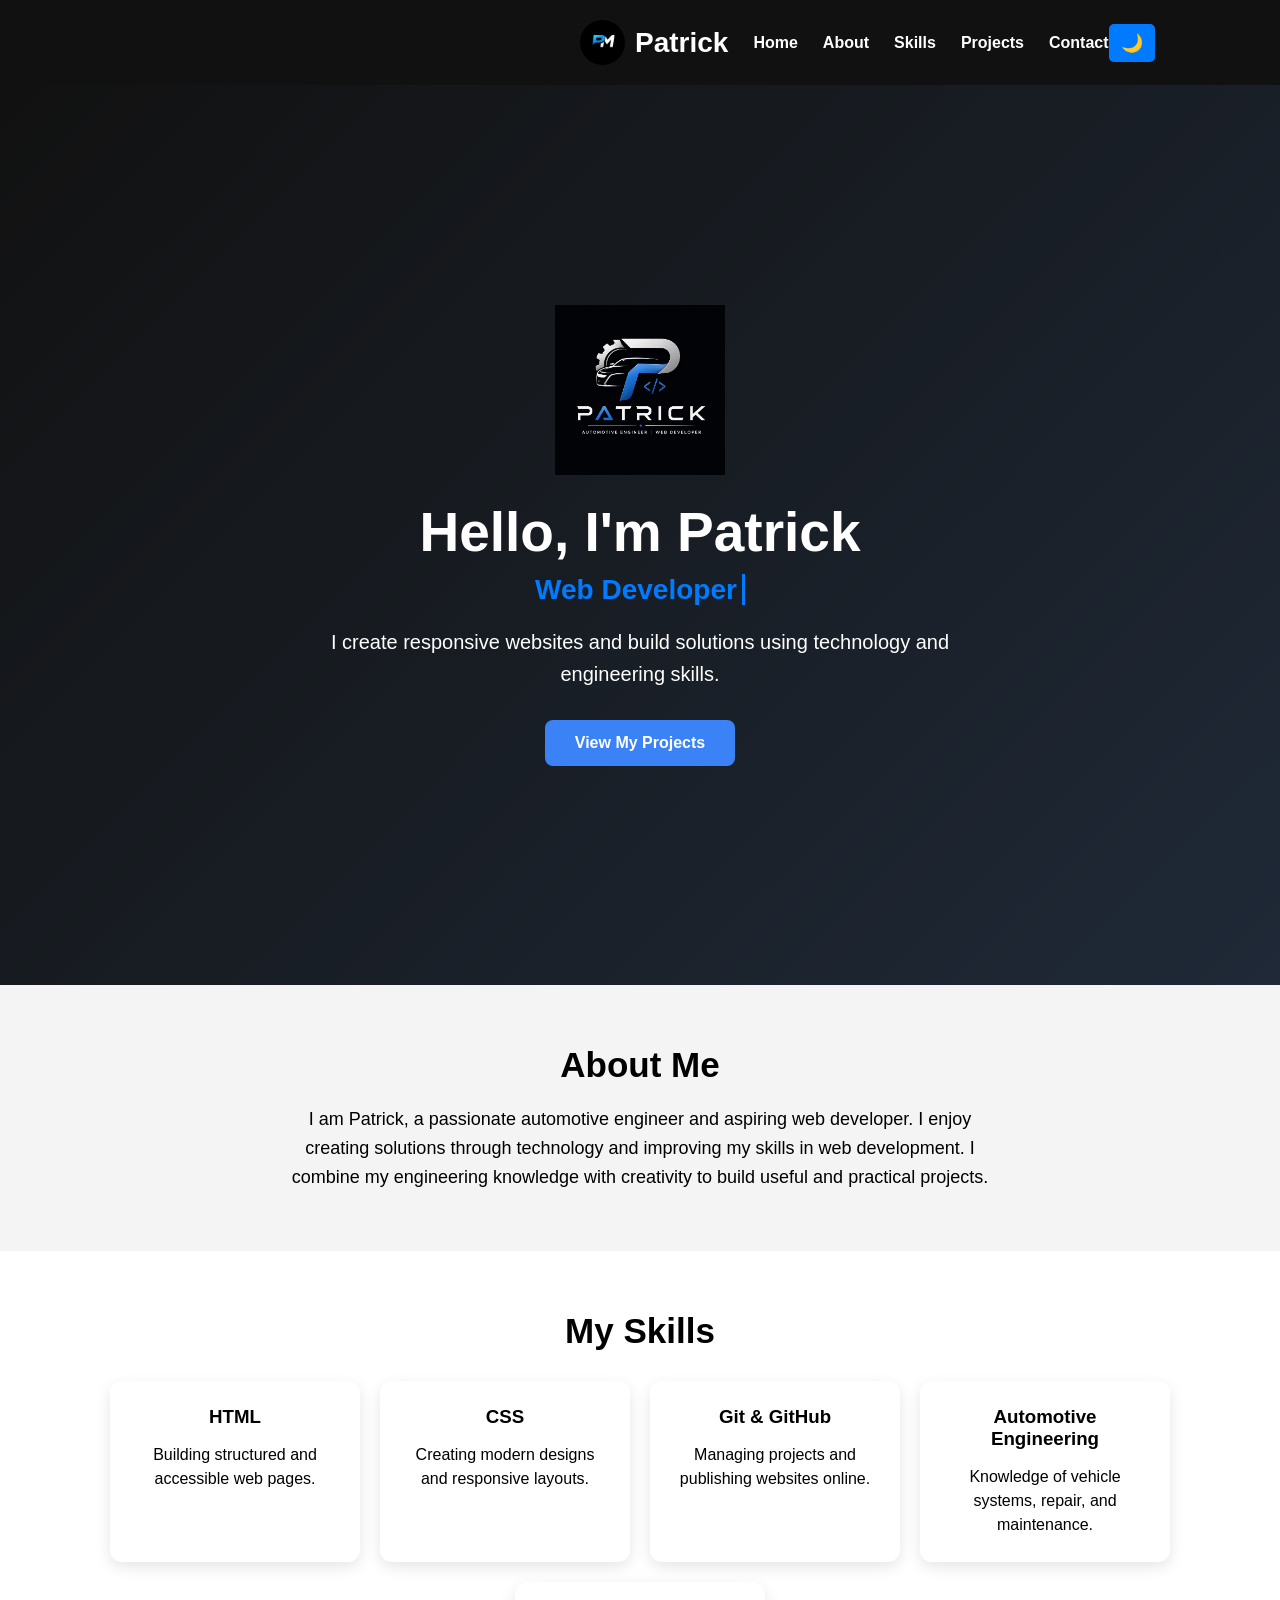
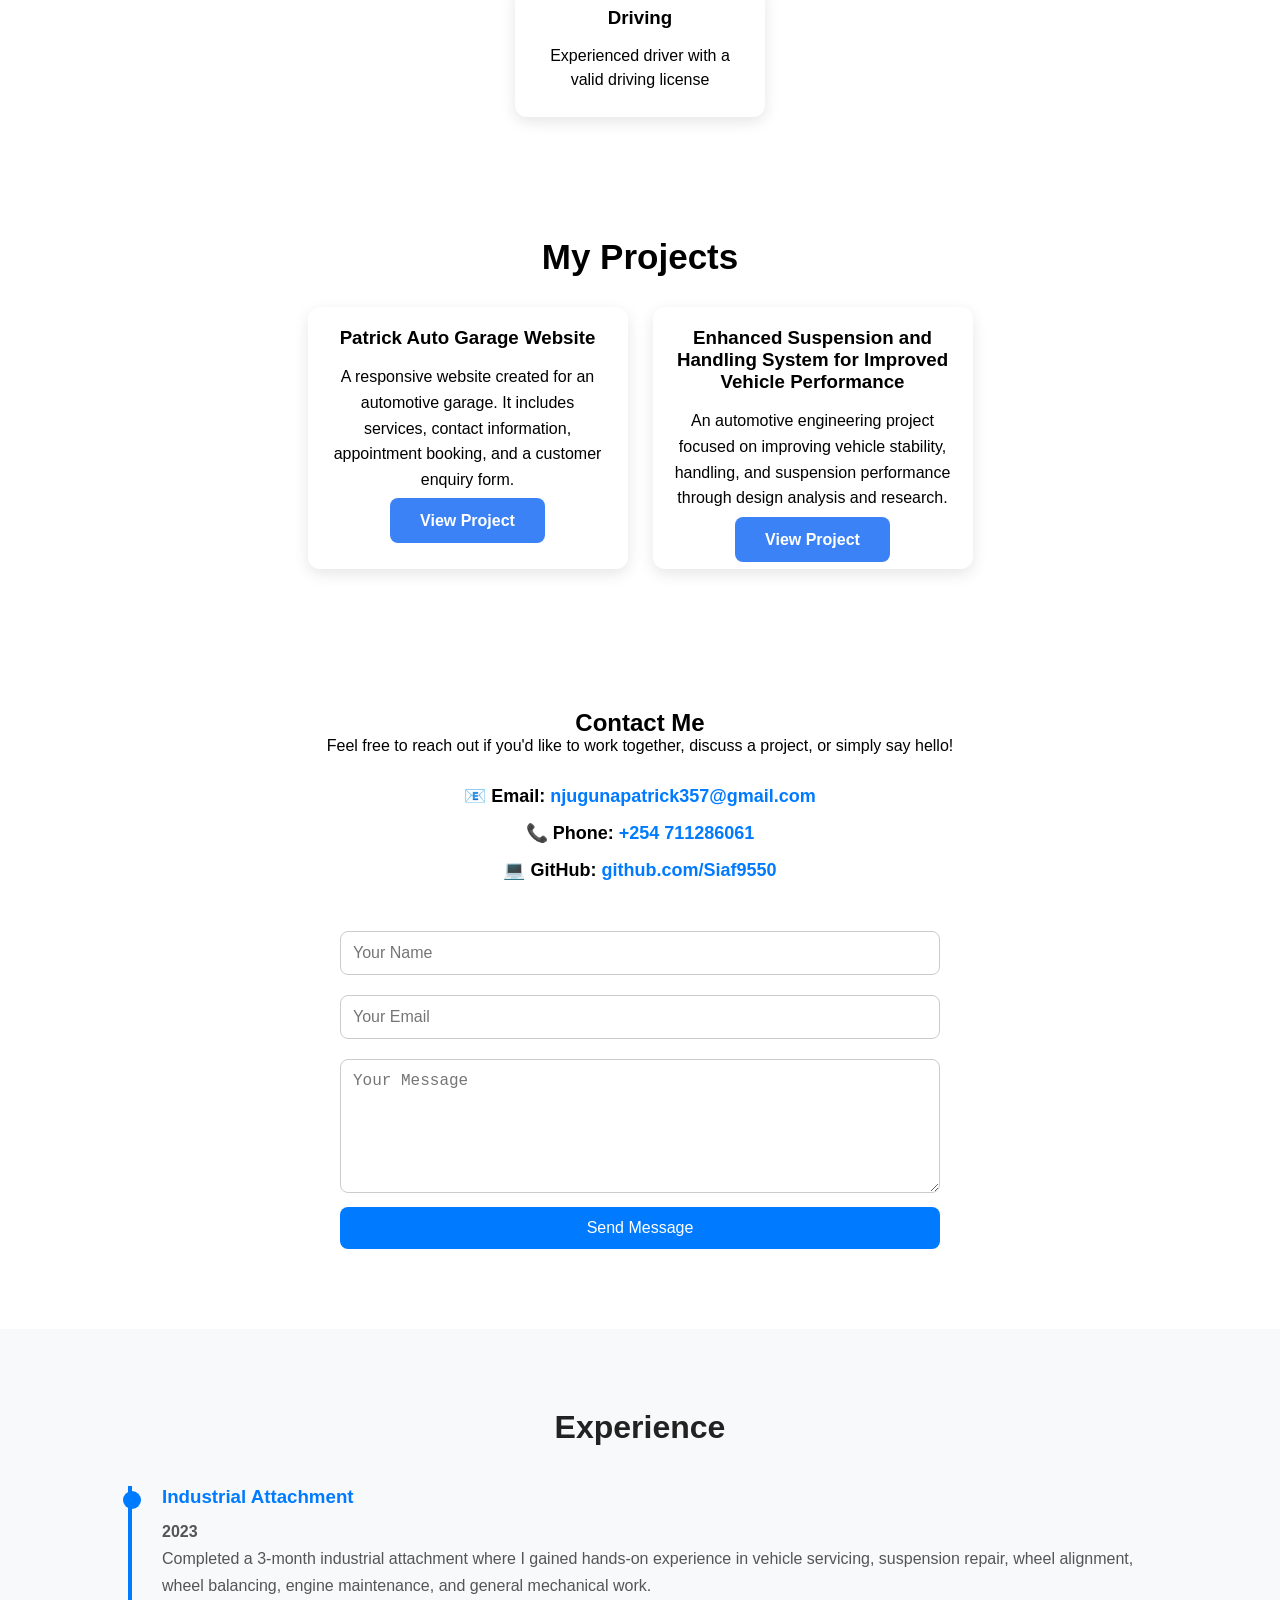
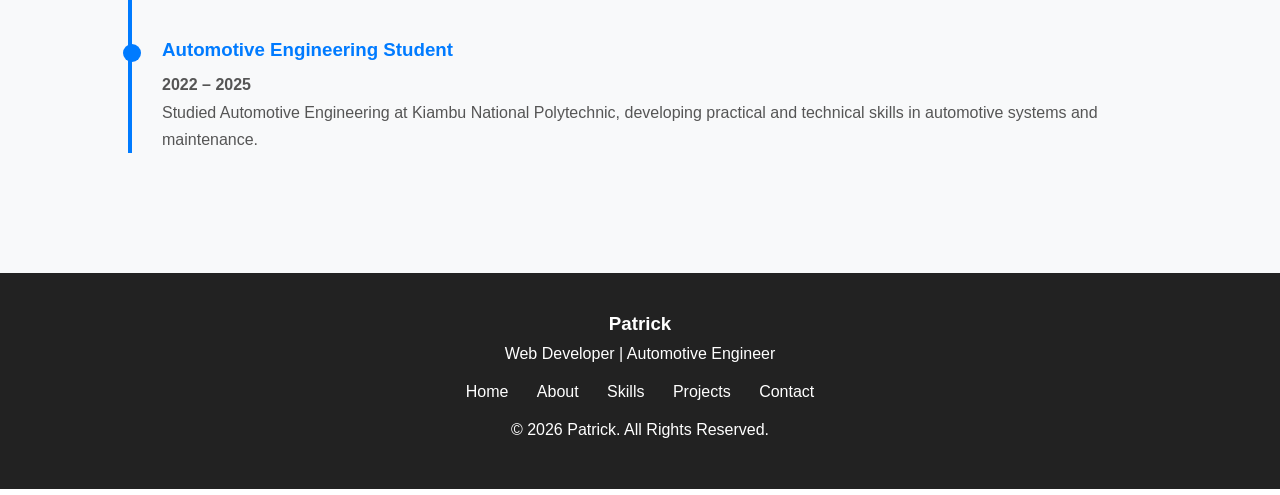
<file: index.html>
<!DOCTYPE html>
<html lang="en">

<head>
    <meta charset="UTF-8">
    <meta name="viewport" content="width=device-width, initial-scale=1.0">
    <title>Patrick Portfolio</title>

    <link rel="stylesheet" href="style.css">
    <link rel="icon" type="image/png" href="images/logo.png">
</head>
    <body>

    <header>
        <nav>
           <div class="brand">
    <img src="images/logo.png" alt="Patrick Logo" class="nav-logo"
    <h2>Patrick</h2>
</div>
            <ul>
                <li><a href="#home">Home</a></li>
                <li><a href="#about">About</a></li>
                <li><a href="#skills">Skills</a></li>
                <li><a href="#projects">Projects</a></li>
                <li><a href="#contact">Contact</a></li>
            </ul>
            <button id="theme-toggle">🌙</button>

        </nav>
    </header>
    
   <section id="home" class="hero">

    <img src="images/patrick.jpg" alt="Patrick Logo" class="logo">

    <h1>Hello, I'm Patrick</h1>

    <h2><span id="typing"></span></h2>

    <p>
        I create responsive websites and build solutions using technology and engineering skills.
    </p>

    <a href="#projects" class="btn">
        View My Projects
    </a>

</section> 

<section id="about" class="about">

    <h2>About Me</h2>

    <p>
        I am Patrick, a passionate automotive engineer and aspiring web developer.
        I enjoy creating solutions through technology and improving my skills in
        web development. I combine my engineering knowledge with creativity to
        build useful and practical projects.
    </p>

</section>
<section id="skills" class="skills">

    <h2>My Skills</h2>

    <div class="skill-container">

        <div class="skill">
            <h3>HTML</h3>
            <p>Building structured and accessible web pages.</p>
        </div>

        <div class="skill">
            <h3>CSS</h3>
            <p>Creating modern designs and responsive layouts.</p>
        </div>

        <div class="skill">
            <h3>Git & GitHub</h3>
            <p>Managing projects and publishing websites online.</p>
        </div>

        <div class="skill">
            <h3>Automotive Engineering</h3>
            <p>Knowledge of vehicle systems, repair, and maintenance.</p>
        </div>
        <div class="skill">
            <h3>Driving</h3>
            <p>Experienced driver with a valid driving license</p>

        </div>

    </div>

</section>
<section id="projects" class="projects">

    <h2>My Projects</h2>

    <div class="project-container">

        <div class="project-card">
            <h3>Patrick Auto Garage Website</h3>

            <p>
                A responsive website created for an automotive garage.
                It includes services, contact information, appointment booking,
                and a customer enquiry form.
            </p>

            <a href="https://siaf9550.github.io/Patrick-Auto-Garage/" class="btn" target="_blank">
    View Project
</a>
        </div>

<div class="project-card">

    <h3>Enhanced Suspension and Handling System for Improved Vehicle Performance</h3>

    <p>
        An automotive engineering project focused on improving vehicle stability,
        handling, and suspension performance through design analysis and research.
    </p>

    <a href="documents/Enhanced-Suspension-Project.pdf" class="btn" target="_blank">
        View Project

</a>

</div>
    </div>

</section>

<section id="contact">
    <h2>Contact Me</h2>
    <p>Feel free to reach out if you'd like to work together, discuss a project, or simply say hello!</p>

    <div class="contact-info">
        <p>📧 <strong>Email:</strong>
            <a href="mailto:njugunapatrick357@gmail.com">njugunapatrick357@gmail.com</a>
        </p>

        <p>📞 <strong>Phone:</strong>
            <a href="tel:+254711286061">+254 711286061</a>
        </p>

        <p>💻 <strong>GitHub:</strong>
            <a href="https://github.com/Siaf9550" target="_blank">
                github.com/Siaf9550
            </a>
        </p>
    </div>

    <form action="https://formsubmit.co/njugunapatrick357@gmail.com" method="POST">
        
<input type="hidden" name="_next" value="https://siaf9550.github.io/Patrick-Portfolio/thankyou.html">
        <input type="text" name="name" placeholder="Your Name" required>

        <input type="email" name="email" placeholder="Your Email" required>

        <textarea name="message" rows="6" placeholder="Your Message" required></textarea>

        <button type="submit">Send Message</button>

        <input type="hidden" name="_captcha" value="false">
    </form>
</section>
<section id="experience">
    <h2>Experience</h2>

    <div class="timeline">
        <div class="timeline-item">
            <h3>Industrial Attachment</h3>
            <p><strong>2023</strong></p>
            <p>Completed a 3-month industrial attachment where I gained hands-on experience in vehicle servicing, suspension repair, wheel alignment, wheel balancing, engine maintenance, and general mechanical work.</p>
        </div>

        <div class="timeline-item">
            <h3>Automotive Engineering Student</h3>
            <p><strong>2022 – 2025</strong></p>
            <p>Studied Automotive Engineering at Kiambu National Polytechnic, developing practical and technical skills in automotive systems and maintenance.</p>
        </div>
    </div>
</section>
<footer>
    <h3>Patrick</h3>

    <p>Web Developer | Automotive Engineer</p>

    <div class="footer-links">
        <a href="#home">Home</a>
        <a href="#about">About</a>
        <a href="#skills">Skills</a>
        <a href="#projects">Projects</a>
        <a href="#contact">Contact</a>
    </div>

    <p>&copy; 2026 Patrick. All Rights Reserved.</p>
</footer>
    

<button id="topBtn" title="Go to top">⬆</button>
<script src="script.js"></script>
<script>
const form = document.querySelector("form");
const button = form.querySelector("button");

form.addEventListener("submit", function() {
    button.innerHTML = "Sending...";
    button.disabled = true;
});
</script>

</body>
</html>
</file>
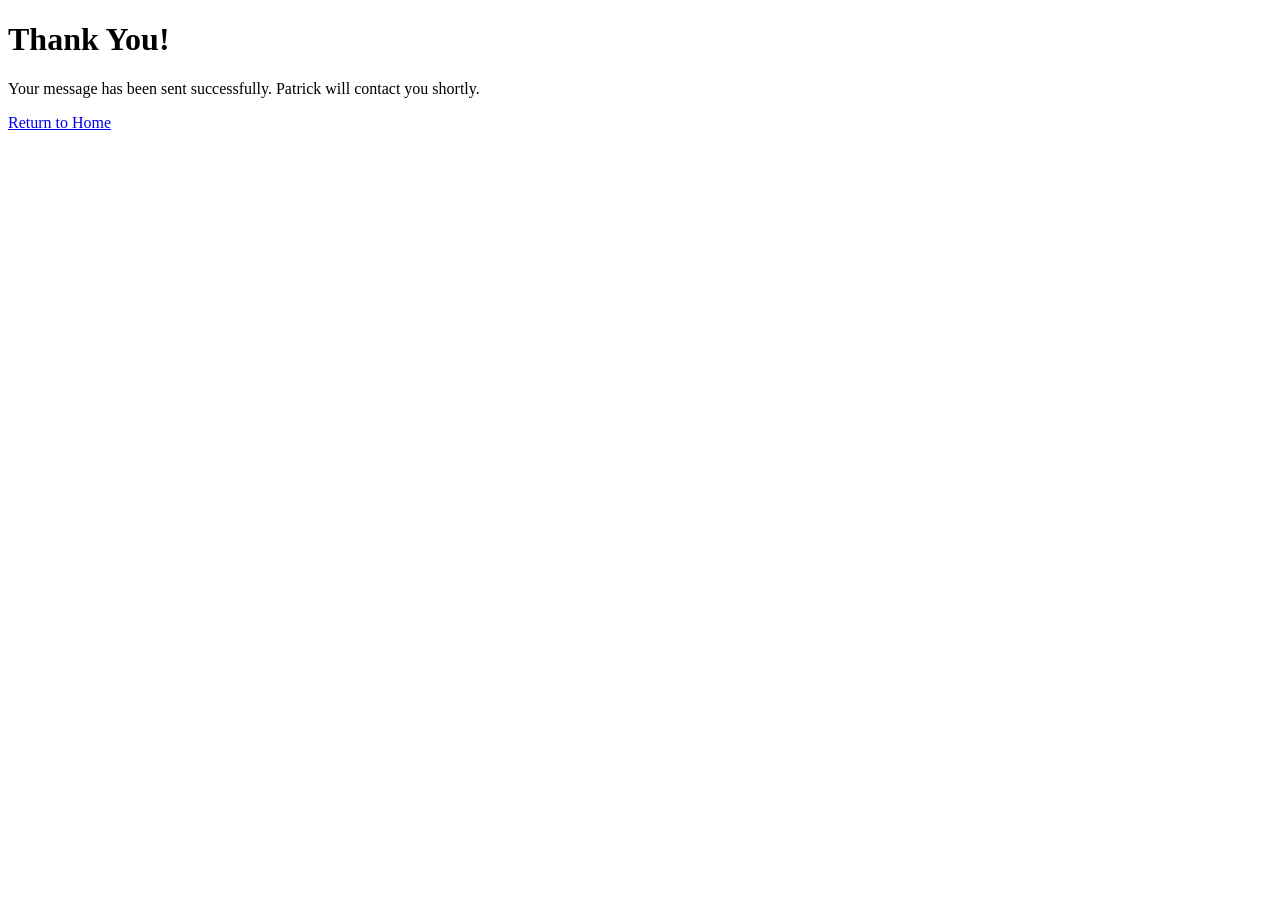
<file: thankyou.html>
<!DOCTYPE html>
<html lang="en">
<head>
    <meta charset="UTF-8">
    <meta name="viewport" content="width=device-width, initial-scale=1.0">
    <title>Thank You</title>
</head>
<body>
    <h1>Thank You!</h1>
    <p>Your message has been sent successfully. Patrick will contact you shortly.</p>
    <a href="index.html">Return to Home</a>
</body>
</html>
</file>
<file: style.css>
* {
    margin: 0;
    padding: 0;
    box-sizing: border-box;
}

body {
    font-family: Arial, sans-serif;
}
header {
    background-color: #111;
    padding: 20px 40px;
    position: sticky;
    top: 0;
    z-index: 1000;
}

nav {
    display: flex;
    justify-content: space-between;
    align-items: center;
    max-width: 120px;
    margin: auto;
}

nav h2 {
    color: white;
}

nav ul {
    list-style: none;
    display: flex;
}

nav ul li {
    margin-left: 25px;
}

nav ul li a {
    text-decoration: none;
    color: white;
    font-weight: bold;
    transition: color 0.3s ease;
}

nav ul li a:hover {
    color: #3b82f6;
}
.hero {
    background: linear-gradient(135deg, #111, #1f2937);
    color: white;
    min-height: 100vh;
    display: flex;
    flex-direction: column;
    justify-content: center;
    align-items: center;
    text-align: center;
    padding: 40px 20px;
}

.hero h1 {
    font-size: 55px;
    margin-bottom: 10px;
}

.hero h2 {
    color: #3b82f6;
    font-size: 28px;
    margin-bottom: 20px;
}

.hero p {
    max-width: 650px;
    font-size: 20px;
    line-height: 1.6;
    margin-bottom: 30px;
}

.btn {
    background: #3b82f6;
    color: white;
    padding: 14px 30px;
    text-decoration: none;
    border-radius: 8px;
    font-weight: bold;
    transition: 0.3s;
}

.btn:hover {
    background: #2563eb;
    transform: translateY(-3px);
}
.about {
    padding: 60px 20px;
    text-align: center;
    background-color: #f4f4f4;
}

.about h2 {
    font-size: 35px;
    margin-bottom: 20px;
}

.about p {
    max-width: 700px;
    margin: auto;
    font-size: 18px;
    line-height: 1.6;
}.skills {
    padding: 60px 20px;
    text-align: center;
}

.skills h2 {
    font-size: 35px;
    margin-bottom: 30px;
}

.skill-container {
    display: flex;
    justify-content: center;
    flex-wrap: wrap;
    gap: 20px;
}

.skill {
    background-color: white;
    width: 250px;
    padding: 25px;
    border-radius: 12px;
    box-shadow: 0 5px 15px rgba(0,0,0,0.1);
    transition: transform 0.3s ease, box-shadow 0.3s ease;
}

.skill:hover {
    transform: translateY(-10px);
    box-shadow: 0 12px 25px rgba(0,0,0,0.2);
}
.skill h3 {
    margin-bottom: 15px;
}

.skill p {
    line-height: 1.5;
}
.projects {
    padding: 60px 20px;
    text-align: center;
}

.projects h2 {
    font-size: 35px;
    margin-bottom: 30px;
}

.project-container {
    display: flex;
    justify-content: center;
    flex-wrap: wrap;
    gap: 25px;
}

.project-card {
    background-color: #f4f4f4;
    width: 320px;
    padding: 25px;
    border-radius: 12px;
    box-shadow: 0 5px 15px rgba(0,0,0,0.1);
    transition: transform 0.3s ease, box-shadow 0.3s ease;
}

.project-card:hover {
    transform: translateY(-10px);
    box-shadow: 0 12px 25px rgba(0,0,0,0.2);
}

.project-card h3 {
    margin-bottom: 15px;
}

.project-card p {
    line-height: 1.6;
    margin-bottom: 20px;
}
.contact {
    padding: 60px 20px;
    text-align: center;
    background-color: #222;
    color: white;
}

.contact h2 {
    font-size: 35px;
    margin-bottom: 20px;
}

.contact p {
    margin-bottom: 15px;
    line-height: 1.6;
}

.contact-info {
    margin-top: 30px;
}
footer {
    background-color: #111;
    color: white;
    text-align: center;
    padding: 20px;
}
html {
    scroll-behavior: smooth;
}
.logo {
    width: 170px;
    height: auto;
    margin-bottom: 25px;
}


@media (max-width: 768px) {

    nav {
        flex-direction: column;
    }

    nav ul {
        flex-direction: column;
        text-align: center;
        margin-top: 20px;
    }

    nav ul li {
        margin: 10px 0;
    }

    .hero h1 {
        font-size: 35px;
    }

    .hero h2 {
        font-size: 22px;
    }

    .hero p {
        font-size: 18px;
    }

    .skill-container,
    .project-container {
        flex-direction: column;
        align-items: center;
    }

    .skill,
    .project-card {
        width: 90%;
    }

    .logo {
        width: 130px;
    }
}
.brand {
    color: white;
    font-size: 28px;
    font-weight: bold;
}
/* Experience Section */
#experience {
    padding: 80px 10%;
    background: #f8f9fa;
}

#experience h2 {
    text-align: center;
    margin-bottom: 40px;
    font-size: 2rem;
    color: #222;
}

.timeline {
    border-left: 4px solid #007bff;
    padding-left: 30px;
}

.timeline-item {
    position: relative;
    margin-bottom: 40px;
}

.timeline-item::before {
    content: "";
    position: absolute;
    left: -39px;
    top: 5px;
    width: 18px;
    height: 18px;
    background: #007bff;
    border-radius: 50%;
}

.timeline-item h3 {
    color: #007bff;
    margin-bottom: 10px;
}

.timeline-item p {
    color: #555;
    line-height: 1.7;
}#contact a {
    color: #007bff;
    text-decoration: none;
    font-weight: bold;
}

#contact a:hover {
    text-decoration: underline;
}
#theme-toggle {
    background: #007bff;
    color: white;
    border: none;
    padding: 8px 12px;
    border-radius: 5px;
    cursor: pointer;
    font-size: 18px;
}

.dark-mode {
    background: #121212;
    color: white;
}

.dark-mode section {
    background: #1e1e1e;
}

.dark-mode a {
    color: #4da3ff;
}
#typing {
    color: #007bff;
    font-weight: bold;
    border-right: 3px solid #007bff;
    padding-right: 5px;
    animation: blink 0.8s infinite;
}

@keyframes blink {
    50% {
        border-color: transparent;
    }
}
.hero img {
    transition: transform 0.4s ease;
}

.hero img:hover {
    transform: scale(1.08);
}
#topBtn {
    display: none;
    position: fixed;
    bottom: 20px;
    right: 20px;
    padding: 12px 15px;
    font-size: 18px;
    border: none;
    border-radius: 50%;
    background: #007bff;
    color: white;
    cursor: pointer;
    transition: 0.3s;
}

#topBtn:hover {
    background: #0056b3;
}
.hidden {
    opacity: 0;
    transform: translateY(50px);
    transition: all 0.8s ease;
}

.show {
    opacity: 1;
    transform: translateY(0);
}.project-card {
    background: #fff;
    border-radius: 12px;
    padding: 20px;
    box-shadow: 0 5px 15px rgba(0, 0, 0, 0.1);
    transition: transform 0.4s ease, box-shadow 0.4s ease;
}

.project-card:hover {
    transform: translateY(-10px);
    box-shadow: 0 12px 25px rgba(0, 0, 0, 0.2);
}

.project-card img {
    width: 100%;
    border-radius: 10px;
    transition: transform 0.4s ease;
}

.project-card:hover img {
    transform: scale(1.05);
}

#contact {
    padding: 80px 10%;
    text-align: center;
}

.contact-info {
    margin: 30px 0;
}

.contact-info p {
    margin: 15px 0;
    font-size: 18px;
}

.contact-info a {
    color: #007bff;
    text-decoration: none;
    font-weight: bold;
}

.contact-info a:hover {
    text-decoration: underline;
}

form {
    max-width: 600px;
    margin: 40px auto 0;
}

form input,
form textarea {
    width: 100%;
    padding: 12px;
    margin: 10px 0;
    border: 1px solid #ccc;
    border-radius: 8px;
    font-size: 16px;
}

form button {
    width: 100%;
    padding: 12px;
    background: #007bff;
    color: white;
    border: none;
    border-radius: 8px;
    cursor: pointer;
    font-size: 16px;
}

form button:hover {
    background: #0056b3;
}
footer {
    background: #222;
    color: white;
    text-align: center;
    padding: 40px 20px;
}

footer h3 {
    margin-bottom: 10px;
}

footer p {
    margin: 10px 0;
}

.footer-links {
    margin: 20px 0;
}

.footer-links a {
    color: white;
    text-decoration: none;
    margin: 0 12px;
    transition: color 0.3s;
}

.footer-links a:hover {
    color: #007bff;
}.brand {
    display: flex;
    align-items: center;
    gap: 10px;
}

.nav-logo {
    width: 45px;
    height: 45px;
    border-radius: 50%;
}
</file>
